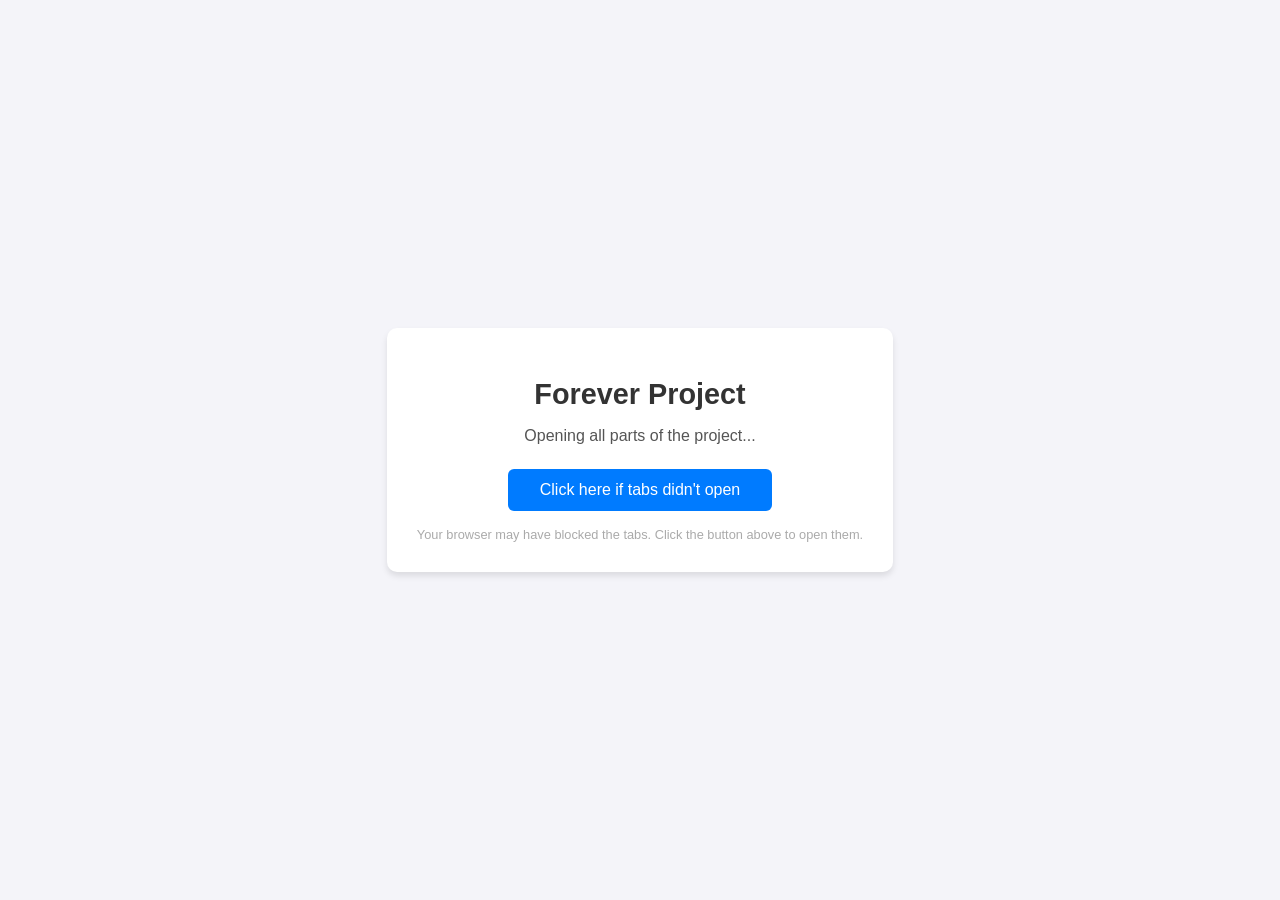
<file: index.html>
<!DOCTYPE html>
<html lang="en">
<head>
  <meta charset="UTF-8">
  <meta name="viewport" content="width=device-width, initial-scale=1.0">
  <title>Forever Project</title>
  <style>
    body {
      margin: 0;
      font-family: 'Arial', sans-serif;
      background-color: #f4f4f9;
      color: #333;
      display: flex;
      justify-content: center;
      align-items: center;
      height: 100vh;
      text-align: center;
    }
    .container {
      max-width: 500px;
      padding: 30px;
      background: #ffffff;
      box-shadow: 0 4px 6px rgba(0, 0, 0, 0.1);
      border-radius: 10px;
    }
    h1 { font-size: 1.8rem; margin-bottom: 10px; }
    p { font-size: 1rem; color: #555; margin-bottom: 24px; }
    .btn {
      display: inline-block;
      padding: 12px 32px;
      font-size: 1rem;
      color: #fff;
      background-color: #007bff;
      border: none;
      border-radius: 6px;
      cursor: pointer;
      transition: background-color 0.3s ease, transform 0.2s ease;
      text-decoration: none;
    }
    .btn:hover { background-color: #0056b3; transform: translateY(-2px); }
    .note { font-size: 0.8rem; color: #aaa; margin-top: 16px; }
  </style>
</head>
<body>
  <div class="container">
    <h1>Forever Project</h1>
    <p>Opening all parts of the project...</p>
    <button class="btn" onclick="launchAll()">Click here if tabs didn't open</button>
    <div class="note">Your browser may have blocked the tabs. Click the button above to open them.</div>
  </div>

  <script>
    // Auto-opens all 3 tabs as soon as the page loads
    window.onload = function () {
      launchAll();
    };

    function launchAll() {
      window.open("https://forever-full-stack-e-commerce-frontend.onrender.com/", "_blank");
      window.open("https://forever-full-stack-e-commerce-backend.onrender.com/", "_blank");
      window.open("https://forever-full-stack-e-commerce-admin.onrender.com/", "_blank");
    }
  </script>
</body>
</html>
</file>
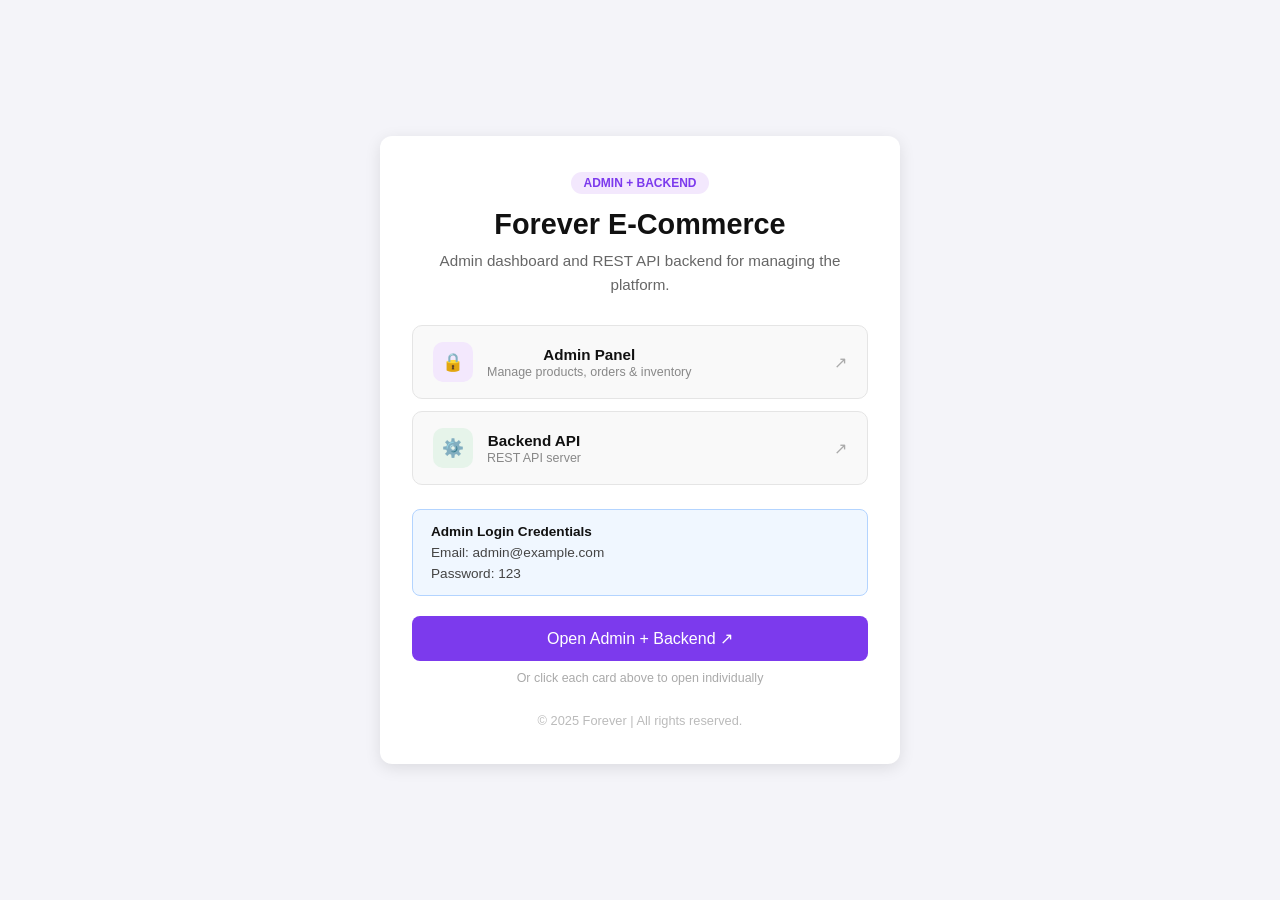
<file: admin.html>
<!DOCTYPE html>
<html lang="en">
<head>
  <meta charset="UTF-8">
  <meta name="viewport" content="width=device-width, initial-scale=1.0">
  <title>Forever Project – Admin</title>
  <style>
    * { box-sizing: border-box; margin: 0; padding: 0; }
    body {
      font-family: 'Arial', sans-serif;
      background-color: #f4f4f9;
      display: flex;
      justify-content: center;
      align-items: center;
      min-height: 100vh;
      padding: 20px;
    }
    .container {
      max-width: 520px;
      width: 100%;
      background: #fff;
      border-radius: 12px;
      box-shadow: 0 4px 16px rgba(0,0,0,0.1);
      padding: 36px 32px;
      text-align: center;
    }
    .tag {
      display: inline-block;
      background: #f3e8fd;
      color: #7c3aed;
      font-size: 0.75rem;
      font-weight: bold;
      padding: 4px 12px;
      border-radius: 20px;
      margin-bottom: 14px;
    }
    h1 { font-size: 1.8rem; margin-bottom: 8px; color: #111; }
    .subtitle { font-size: 0.95rem; color: #666; margin-bottom: 28px; line-height: 1.6; }
    .cards { display: flex; flex-direction: column; gap: 12px; margin-bottom: 24px; }
    .card {
      display: flex;
      align-items: center;
      justify-content: space-between;
      background: #f9f9f9;
      border: 1px solid #e5e5e5;
      border-radius: 10px;
      padding: 16px 20px;
      text-decoration: none;
      color: inherit;
      transition: box-shadow 0.2s, transform 0.2s;
    }
    .card:hover { box-shadow: 0 4px 12px rgba(0,0,0,0.1); transform: translateY(-2px); }
    .card-left { display: flex; align-items: center; gap: 14px; }
    .icon { width: 40px; height: 40px; border-radius: 10px; display: flex; align-items: center; justify-content: center; font-size: 1.1rem; }
    .icon-purple { background: #f3e8fd; }
    .icon-green  { background: #e6f4ea; }
    .card-title { font-size: 0.95rem; font-weight: bold; color: #111; margin-bottom: 2px; }
    .card-desc  { font-size: 0.78rem; color: #888; }
    .arrow { font-size: 1rem; color: #aaa; }
    .cred-box {
      background: #f0f7ff;
      border: 1px solid #b3d4ff;
      border-radius: 8px;
      padding: 14px 18px;
      margin-bottom: 20px;
      text-align: left;
    }
    .cred-box p { font-size: 0.85rem; color: #444; margin-bottom: 6px; }
    .cred-box p:last-child { margin-bottom: 0; }
    .cred-box strong { color: #111; }
    .launch-btn {
      width: 100%;
      padding: 13px;
      background: #7c3aed;
      color: #fff;
      border: none;
      border-radius: 8px;
      font-size: 1rem;
      cursor: pointer;
      transition: background 0.2s, transform 0.2s;
      margin-bottom: 10px;
    }
    .launch-btn:hover { background: #5b21b6; transform: translateY(-2px); }
    .note { font-size: 0.78rem; color: #aaa; }
    footer { margin-top: 28px; font-size: 0.8rem; color: #bbb; }
  </style>
</head>
<body>
  <div class="container">
    <div class="tag">ADMIN + BACKEND</div>
    <h1>Forever E-Commerce</h1>
    <p class="subtitle">Admin dashboard and REST API backend for managing the platform.</p>

    <div class="cards">
      <a href="https://forever-full-stack-e-commerce-admin.onrender.com/" target="_blank" class="card">
        <div class="card-left">
          <div class="icon icon-purple">🔒</div>
          <div>
            <div class="card-title">Admin Panel</div>
            <div class="card-desc">Manage products, orders & inventory</div>
          </div>
        </div>
        <span class="arrow">↗</span>
      </a>
      <a href="https://forever-full-stack-e-commerce-backend.onrender.com/" target="_blank" class="card">
        <div class="card-left">
          <div class="icon icon-green">⚙️</div>
          <div>
            <div class="card-title">Backend API</div>
            <div class="card-desc">REST API server</div>
          </div>
        </div>
        <span class="arrow">↗</span>
      </a>
    </div>

    <div class="cred-box">
      <p><strong>Admin Login Credentials</strong></p>
      <p>Email: admin@example.com</p>
      <p>Password: 123</p>
    </div>

    <button class="launch-btn" onclick="launchAll()">Open Admin + Backend ↗</button>
    <div class="note">Or click each card above to open individually</div>
    <footer>&copy; 2025 Forever | All rights reserved.</footer>
  </div>

  <script>
    function launchAll() {
      window.open("https://forever-full-stack-e-commerce-backend.onrender.com/", "_blank");
      window.location.href = "https://forever-full-stack-e-commerce-admin.onrender.com/";
    }
  </script>
</body>
</html>
</file>
